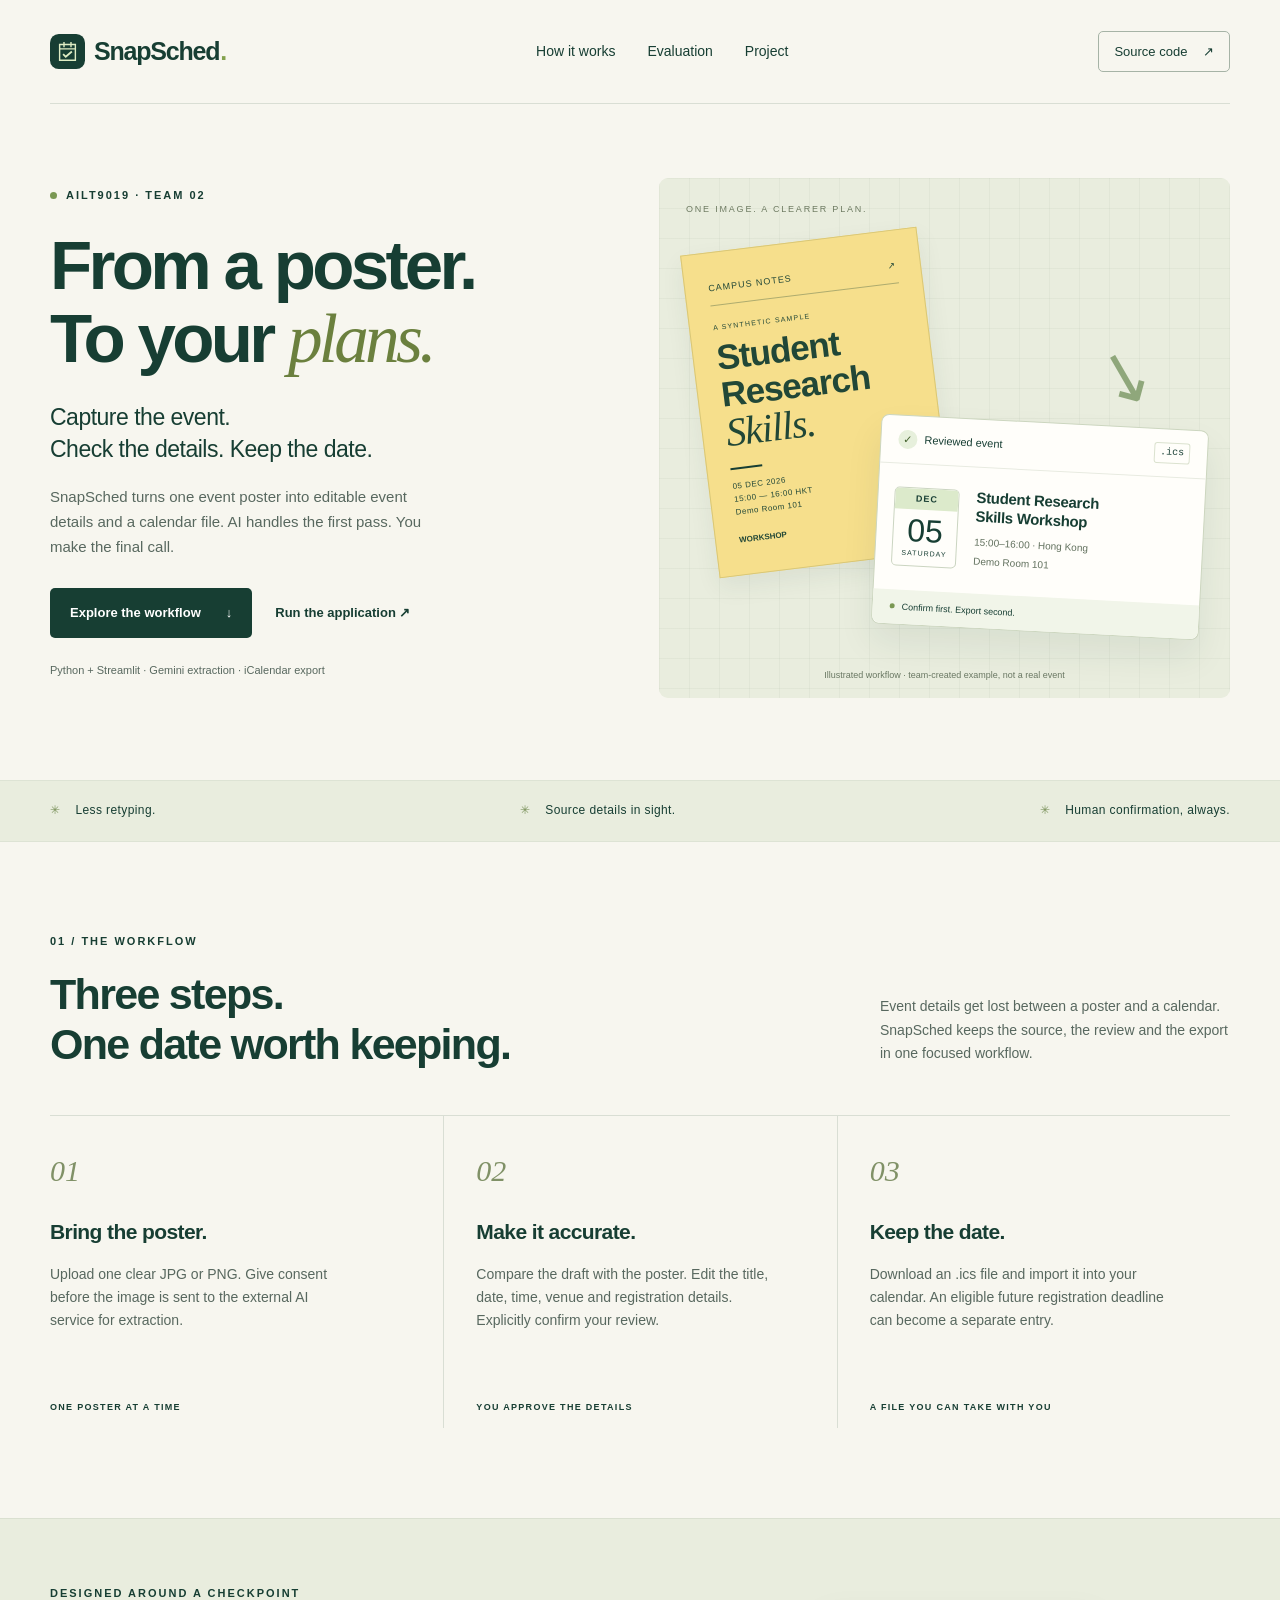
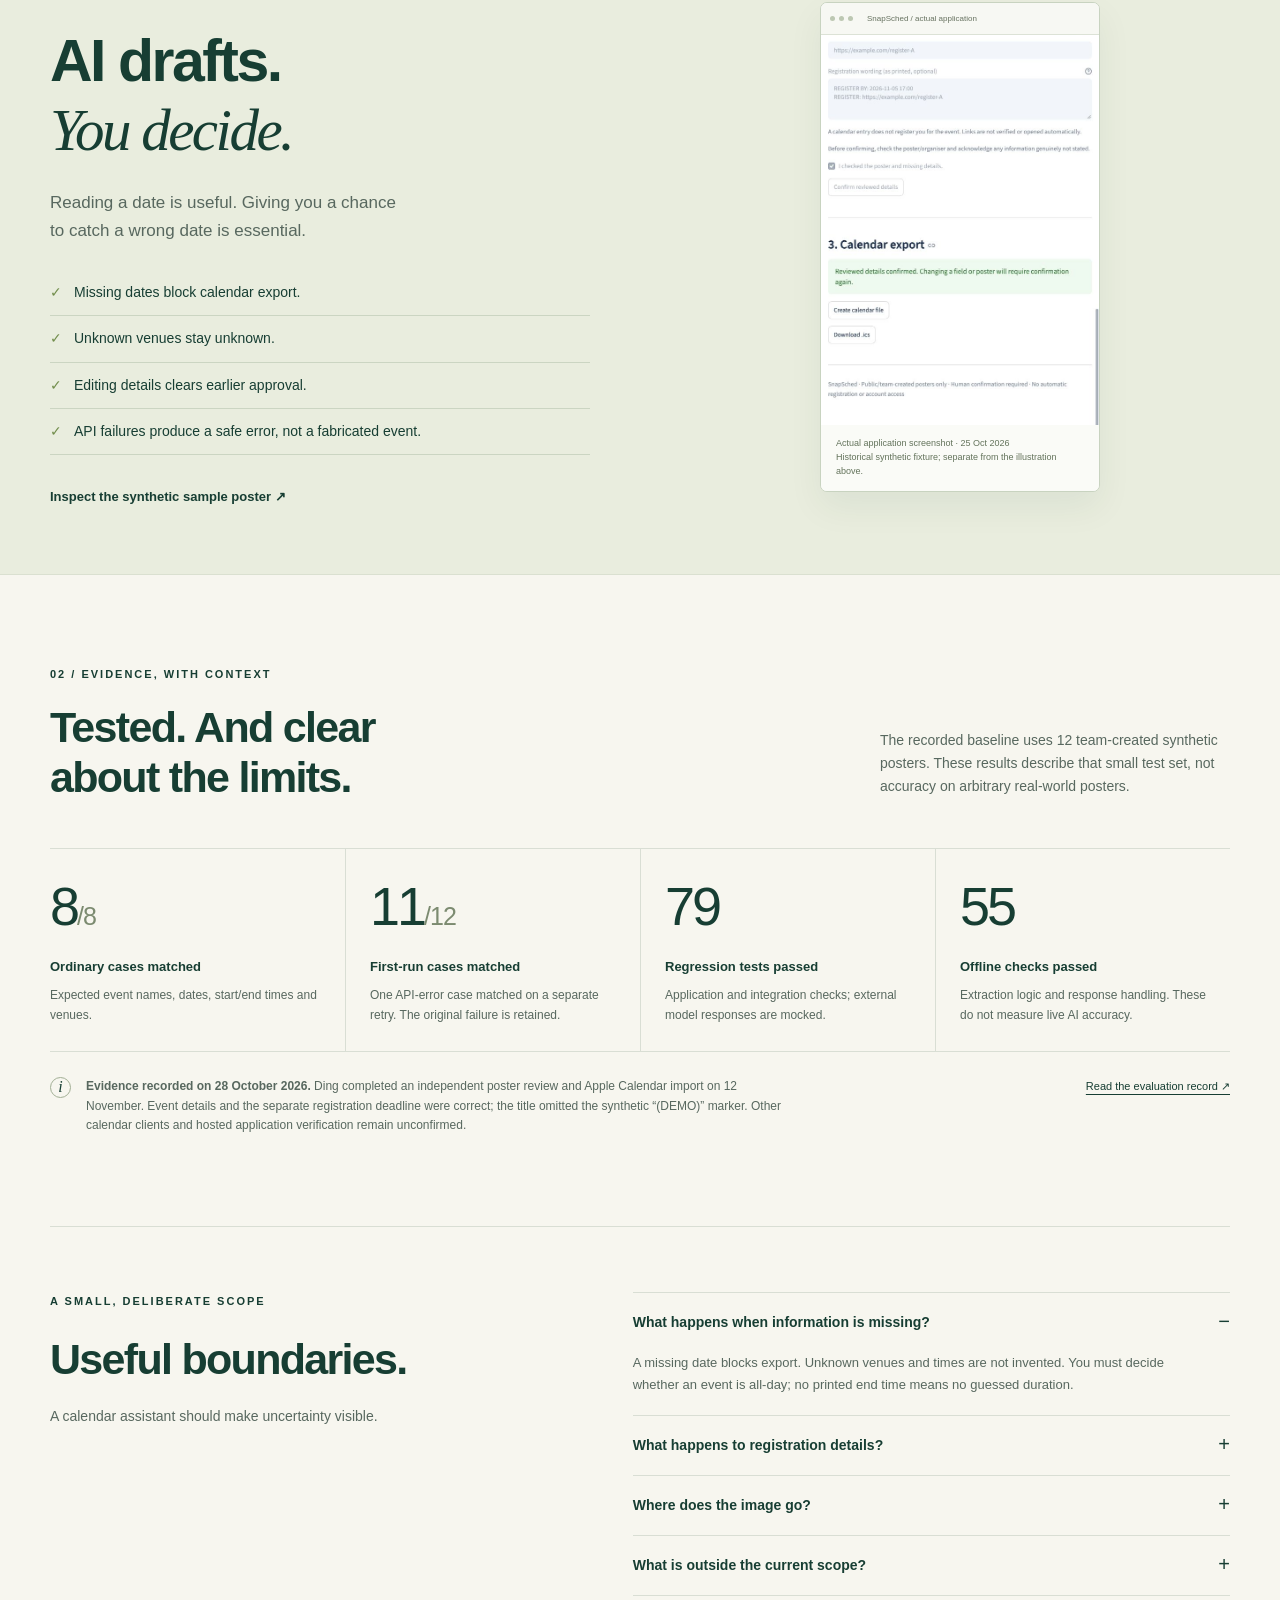
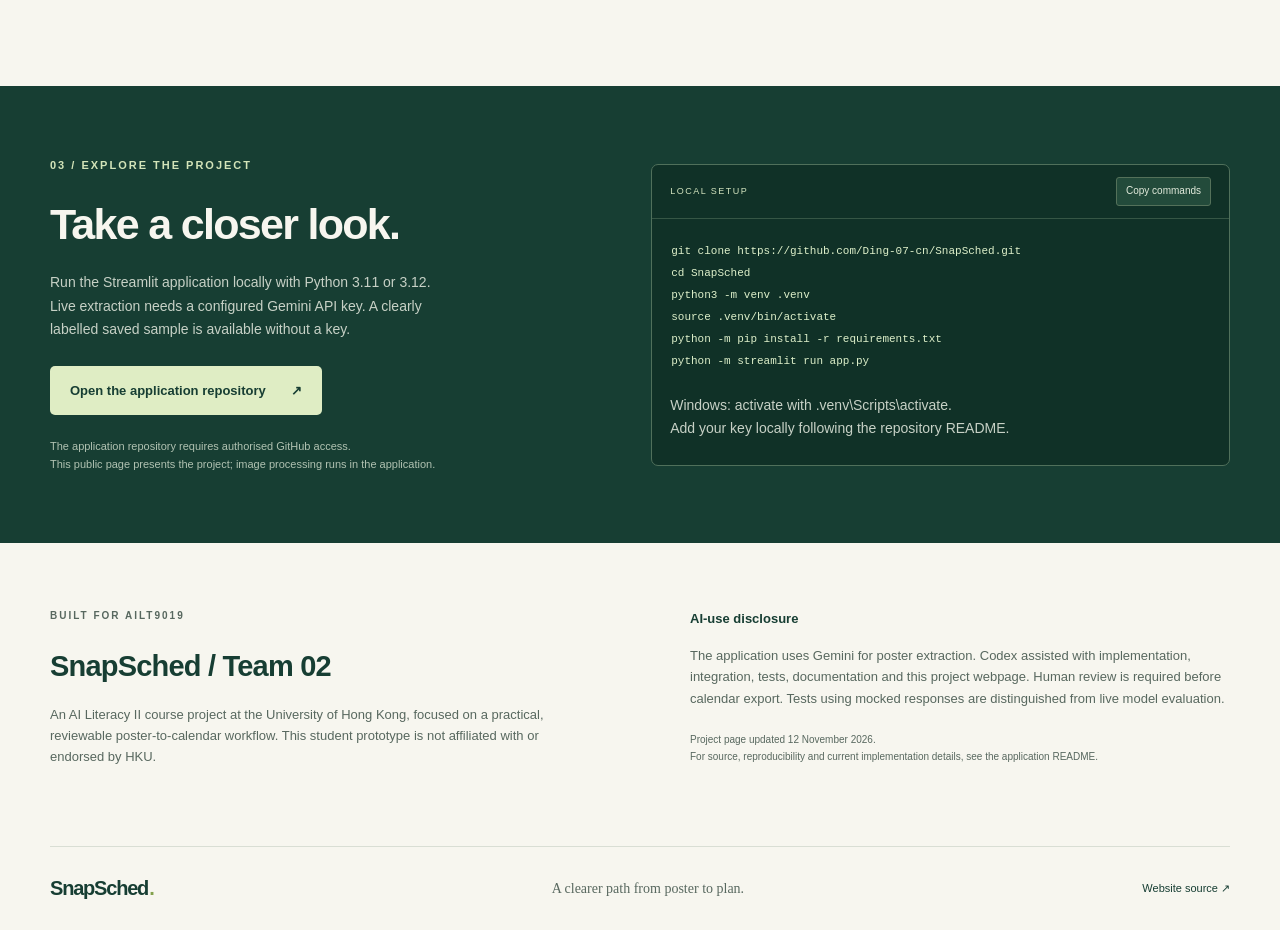
<file: index.html>
<!doctype html>
<html lang="en">
<head>
  <meta charset="utf-8">
  <meta name="viewport" content="width=device-width, initial-scale=1">
  <meta name="theme-color" content="#153d32">
  <meta name="description" content="SnapSched turns one event poster into reviewed event details and an importable calendar file. An AILT9019 Team 2 project.">
  <title>SnapSched — From poster to calendar</title>
  <link rel="icon" href="assets/icon.svg" type="image/svg+xml">
  <link rel="stylesheet" href="styles.css">
  <script src="script.js" defer></script>
</head>
<body>
  <a class="skip" href="#main">Skip to content</a>
  <header class="header wrap">
    <a class="brand" href="#" aria-label="SnapSched home"><img src="assets/icon.svg" alt="" width="35" height="35">SnapSched<span class="brand-dot">.</span></a>
    <nav aria-label="Main navigation"><a href="#workflow">How it works</a><a href="#evaluation">Evaluation</a><a href="#project">Project</a></nav>
    <a class="header-link" href="https://github.com/Ding-07-cn/SnapSched" target="_blank" rel="noopener">Source code <span aria-hidden="true">↗</span></a>
  </header>
  <main id="main">
    <section class="hero wrap" aria-labelledby="hero-title">
      <div class="hero-copy">
        <p class="eyebrow"><span class="status-dot"></span> AILT9019 · TEAM 02</p>
        <h1 id="hero-title">From a poster.<br>To your <em>plans.</em></h1>
        <p class="lead">Capture the event.<br>Check the details. Keep the date.</p>
        <p class="intro">SnapSched turns one event poster into editable event details and a calendar file. AI handles the first pass. You make the final call.</p>
        <div class="hero-actions"><a class="button primary" href="#workflow">Explore the workflow <span aria-hidden="true">↓</span></a><a class="text-link" href="#run">Run the application <span aria-hidden="true">↗</span></a></div>
        <p class="fine">Python + Streamlit · Gemini extraction · iCalendar export</p>
      </div>
      <div class="hero-art" aria-label="Illustrated synthetic example: an event poster becomes a reviewed calendar entry">
        <div class="art-grid" aria-hidden="true"></div>
        <span class="art-label">ONE IMAGE. A CLEARER PLAN.</span>
        <button class="poster-card" data-open-poster aria-label="Open the full synthetic sample poster">
          <span class="poster-top">CAMPUS NOTES <span>↗</span></span>
          <span class="poster-kicker">A SYNTHETIC SAMPLE</span>
          <span class="poster-title">Student<br>Research<br><em>Skills.</em></span>
          <span class="poster-rule"></span>
          <span class="poster-meta">05 DEC 2026<br>15:00 — 16:00 HKT<br>Demo Room 101</span>
          <span class="poster-bottom">WORKSHOP <span>+</span></span>
        </button>
        <span class="transfer" aria-hidden="true">↘</span>
        <div class="calendar-card">
          <div class="calendar-top"><span class="check-icon" aria-hidden="true">✓</span> Reviewed event <span class="file-badge">.ics</span></div>
          <div class="calendar-body"><div class="date-tile"><span>DEC</span><strong>05</strong><span>SATURDAY</span></div><div><h2>Student Research<br>Skills Workshop</h2><p>15:00–16:00 · Hong Kong</p><p>Demo Room 101</p></div></div>
          <div class="calendar-footer"><span class="status-dot"></span> Confirm first. Export second.</div>
        </div>
        <p class="art-caption">Illustrated workflow · team-created example, not a real event</p>
      </div>
    </section>
    <div class="principle"><div class="wrap"><span>Less retyping.</span><span>Source details in sight.</span><span>Human confirmation, always.</span></div></div>
    <section class="section wrap" id="workflow" aria-labelledby="workflow-title">
      <div class="section-heading"><div><p class="eyebrow">01 / THE WORKFLOW</p><h2 id="workflow-title">Three steps.<br>One date worth keeping.</h2></div><p>Event details get lost between a poster and a calendar. SnapSched keeps the source, the review and the export in one focused workflow.</p></div>
      <div class="steps">
        <article><span class="step-number">01</span><h3>Bring the poster.</h3><p>Upload one clear JPG or PNG. Give consent before the image is sent to the external AI service for extraction.</p><span class="step-note">ONE POSTER AT A TIME</span></article>
        <article><span class="step-number">02</span><h3>Make it accurate.</h3><p>Compare the draft with the poster. Edit the title, date, time, venue and registration details. Explicitly confirm your review.</p><span class="step-note">YOU APPROVE THE DETAILS</span></article>
        <article><span class="step-number">03</span><h3>Keep the date.</h3><p>Download an .ics file and import it into your calendar. An eligible future registration deadline can become a separate entry.</p><span class="step-note">A FILE YOU CAN TAKE WITH YOU</span></article>
      </div>
    </section>
    <section class="review-section" aria-labelledby="review-title"><div class="wrap review-layout">
      <div class="review-copy"><p class="eyebrow">DESIGNED AROUND A CHECKPOINT</p><h2 id="review-title">AI drafts.<br><em>You decide.</em></h2><p>Reading a date is useful. Giving you a chance to catch a wrong date is essential.</p><ul class="review-list"><li>Missing dates block calendar export.</li><li>Unknown venues stay unknown.</li><li>Editing details clears earlier approval.</li><li>API failures produce a safe error, not a fabricated event.</li></ul><button class="text-link" data-open-poster>Inspect the synthetic sample poster <span aria-hidden="true">↗</span></button></div>
      <figure class="screenshot-frame"><div class="window-strip"><i></i><i></i><i></i><span>SnapSched / actual application</span></div><img src="assets/calendar-export.png" width="630" height="984" loading="lazy" alt="Actual SnapSched interface showing a checked review acknowledgement, confirmed calendar export, and Download .ics button."><figcaption>Actual application screenshot · 25 Oct 2026<br>Historical synthetic fixture; separate from the illustration above.</figcaption></figure>
    </div></section>
    <section class="section wrap" id="evaluation" aria-labelledby="evaluation-title">
      <div class="section-heading"><div><p class="eyebrow">02 / EVIDENCE, WITH CONTEXT</p><h2 id="evaluation-title">Tested. And clear<br>about the limits.</h2></div><p>The recorded baseline uses 12 team-created synthetic posters. These results describe that small test set, not accuracy on arbitrary real-world posters.</p></div>
      <div class="results"><article><strong>8<span>/8</span></strong><h3>Ordinary cases matched</h3><p>Expected event names, dates, start/end times and venues.</p></article><article><strong>11<span>/12</span></strong><h3>First-run cases matched</h3><p>One API-error case matched on a separate retry. The original failure is retained.</p></article><article><strong>79</strong><h3>Regression tests passed</h3><p>Application and integration checks; external model responses are mocked.</p></article><article><strong>55</strong><h3>Offline checks passed</h3><p>Extraction logic and response handling. These do not measure live AI accuracy.</p></article></div>
      <div class="evidence-note"><span class="note-mark" aria-hidden="true">i</span><p><strong>Evidence recorded on 28 October 2026.</strong> Ding completed an independent poster review and Apple Calendar import on 12 November. Event details and the separate registration deadline were correct; the title omitted the synthetic “(DEMO)” marker. Other calendar clients and hosted application verification remain unconfirmed.</p><a href="https://github.com/Ding-07-cn/SnapSched/blob/main/evaluation/results/README.md" target="_blank" rel="noopener">Read the evaluation record ↗</a></div>
    </section>
    <section class="section boundaries wrap" aria-labelledby="boundaries-title"><div><p class="eyebrow">A SMALL, DELIBERATE SCOPE</p><h2 id="boundaries-title">Useful boundaries.</h2><p class="boundary-intro">A calendar assistant should make uncertainty visible.</p></div><div class="accordions"><details open><summary>What happens when information is missing?</summary><p>A missing date blocks export. Unknown venues and times are not invented. You must decide whether an event is all-day; no printed end time means no guessed duration.</p></details><details><summary>What happens to registration details?</summary><p>Future registration deadlines can become separate calendar entries. Expired deadlines do not generate reminders. Creating a calendar entry does not register you for an event. QR codes require a manual check.</p></details><details><summary>Where does the image go?</summary><p>Live extraction sends a compressed image to the Gemini API. The app does not intentionally save uploads to its own database, but provider and hosting data policies still apply. Use public or synthetic posters. Clearing the session cannot erase downloaded files or provider records.</p></details><details><summary>What is outside the current scope?</summary><p>One event per image, single-day events and Hong Kong time. No calendar account access, automatic sync, mailbox scraping or automatic registration. Calendar import and alarm behaviour depend on the client.</p></details></div></section>
    <section class="run-section" id="run" aria-labelledby="run-title"><div class="wrap run-layout"><div><p class="eyebrow">03 / EXPLORE THE PROJECT</p><h2 id="run-title">Take a closer look.</h2><p>Run the Streamlit application locally with Python 3.11 or 3.12. Live extraction needs a configured Gemini API key. A clearly labelled saved sample is available without a key.</p><a class="button light" href="https://github.com/Ding-07-cn/SnapSched" target="_blank" rel="noopener">Open the application repository <span aria-hidden="true">↗</span></a><p class="run-fine">The application repository requires authorised GitHub access.<br>This public page presents the project; image processing runs in the application.</p></div><div class="terminal"><div class="terminal-heading"><span>LOCAL SETUP</span><button id="copy-setup" type="button">Copy commands</button></div><pre><code id="setup-commands">git clone https://github.com/Ding-07-cn/SnapSched.git
cd SnapSched
python3 -m venv .venv
source .venv/bin/activate
python -m pip install -r requirements.txt
python -m streamlit run app.py</code></pre><p>Windows: activate with .venv\Scripts\activate.<br>Add your key locally following the repository README.</p><p id="copy-status" role="status" aria-live="polite"></p></div></div></section>
    <section class="project-section wrap" id="project" aria-labelledby="project-title"><div><p class="eyebrow">BUILT FOR AILT9019</p><h2 id="project-title">SnapSched / Team 02</h2><p>An AI Literacy II course project at the University of Hong Kong, focused on a practical, reviewable poster-to-calendar workflow. This student prototype is not affiliated with or endorsed by HKU.</p></div><div class="disclosure"><h3>AI-use disclosure</h3><p>The application uses Gemini for poster extraction. Codex assisted with implementation, integration, tests, documentation and this project webpage. Human review is required before calendar export. Tests using mocked responses are distinguished from live model evaluation.</p><p class="fine">Project page updated 12 November 2026.<br>For source, reproducibility and current implementation details, see the application README.</p></div></section>
  </main>
  <footer class="wrap footer"><a class="brand" href="#">SnapSched<span class="brand-dot">.</span></a><p>A clearer path from poster to plan.</p><a href="https://github.com/gejiayu202509-maker/snapsched-web" target="_blank" rel="noopener">Website source ↗</a></footer>
  <dialog id="poster-dialog" aria-labelledby="poster-dialog-title"><div class="dialog-heading"><h2 id="poster-dialog-title">Synthetic sample poster</h2><button id="close-poster" type="button" aria-label="Close sample poster">✕</button></div><p>Team-created UI fixture. This is not a real event or live AI result.</p><img src="assets/sample-poster.png" alt="Synthetic Student Research Skills Workshop poster: 5 December 2026, 15:00–16:00 HKT, Demo Room 101; register by 3 December at 18:00."></dialog>
</body>
</html>
</file>
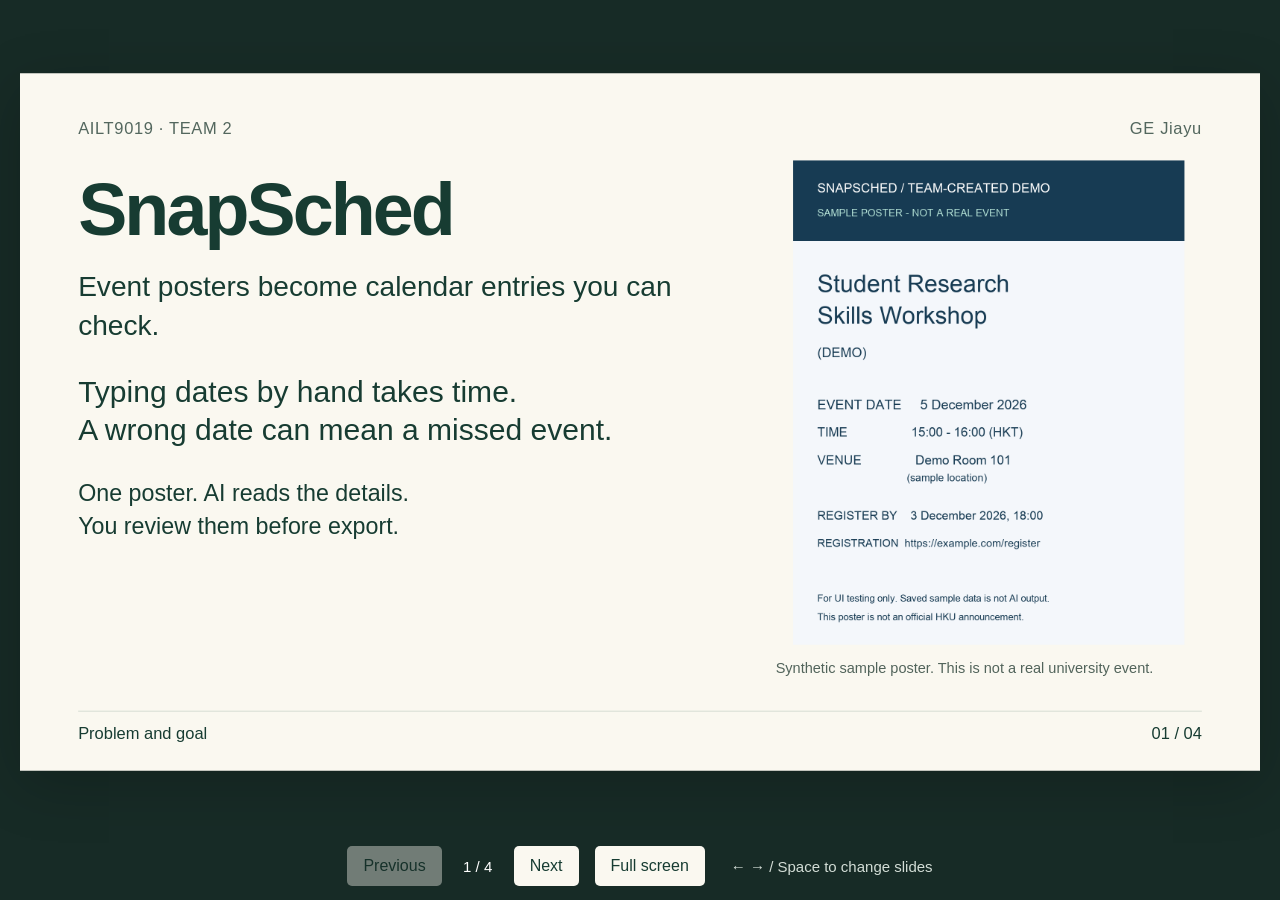
<file: presentation/index.html>
<!doctype html>
<html lang="en"><head><meta charset="utf-8"><meta name="viewport" content="width=device-width,initial-scale=1"><title>SnapSched · Team 2 presentation</title>
<style>
*{box-sizing:border-box}body{margin:0;background:#172b26;font-family:Arial,Helvetica,sans-serif;color:#173c32}main{height:100vh;display:flex;align-items:center;justify-content:center;padding:20px 20px 76px}.slide{display:none;position:relative;width:1280px;height:720px;flex-shrink:0;background:#faf8f0;padding:48px 60px;transform:scale(var(--scale,1));box-shadow:0 15px 60px #0003;overflow:hidden}.slide.active{display:block}.top{font-size:17px;color:#53675e;display:flex;justify-content:space-between;letter-spacing:.04em}h1{font-size:76px;line-height:1.02;margin:34px 0 20px;font-weight:700;letter-spacing:-3px}h2{font-size:43px;line-height:1.1;margin:28px 0 24px;letter-spacing:-1px}p,li{font-size:24px;line-height:1.4}p{margin:0 0 16px}.sub{font-size:29px;max-width:650px}.split{display:grid;grid-template-columns:1fr 440px;gap:42px}.poster{width:100%;height:500px;object-fit:contain}.caption{font-size:15px;color:#52645b;line-height:1.35;margin-top:10px}.foot{position:absolute;bottom:28px;left:60px;right:60px;border-top:1px solid #d5dcd2;padding-top:13px;display:flex;justify-content:space-between;font-size:17px}.accent{color:#9f520a}.lead{font-size:31px;line-height:1.3;margin-top:28px;max-width:570px}.workflow{display:grid;grid-template-columns:400px 1fr;gap:32px}.workflow ol{padding-left:30px;margin:0}.workflow li{padding:0 0 13px}.workflow strong{font-size:25px}.workflow li span{display:block;font-size:20px;color:#455b52}.app{width:100%;height:350px;object-fit:contain;background:#fff;border:1px solid #d5dcd2}table{width:100%;border-collapse:collapse;font-size:23px;margin-top:5px}td,th{text-align:left;padding:13px 0;border-bottom:1px solid #d5dcd2}th{font-size:18px;font-weight:400;color:#53675e}td:nth-child(2){font-weight:bold;color:#173c32;width:170px}.results{display:grid;grid-template-columns:1.15fr 1fr;gap:45px}.review{border-left:4px solid #dcb859;padding-left:25px}.review h3{font-size:26px;margin:8px 0 18px}.review p{font-size:22px}.note{font-size:19px;color:#53675e;line-height:1.4;margin-top:18px}.limits{display:grid;grid-template-columns:1fr 1fr;gap:60px}.limits h3{font-size:27px;margin:0 0 20px}.limits ul{padding-left:25px;margin:0}.limits li{font-size:24px;margin:0 0 15px}.boundary{font-size:36px;line-height:1.2;margin:12px 0 25px}.boundary small{display:block;font-size:24px;line-height:1.5;margin-top:20px}.controls{position:fixed;bottom:14px;left:0;right:0;display:flex;align-items:center;justify-content:center;gap:16px;color:white;font-size:15px}button{background:#faf8f0;border:0;color:#173c32;font-size:16px;padding:11px 16px;border-radius:5px;cursor:pointer}button:disabled{opacity:.4;cursor:default}button:focus-visible{outline:3px solid #efc969}#count{min-width:40px;text-align:center}.hint{color:#d3ddd6;margin-left:10px}a{color:inherit}@media(max-width:650px){.hint{display:none}main{padding:10px 10px 70px}.controls{gap:8px}button{font-size:14px;padding:10px}}@media print{body{background:white}main{height:auto;display:block;padding:0}.slide,.slide.active{display:block!important;transform:none;width:1280px;height:720px;box-shadow:none;break-after:page}.controls{display:none}@page{size:1280px 720px;margin:0}}
</style></head><body><main aria-label="Presentation slides">
<section class="slide active" aria-label="1. Problem and goal"><div class="top"><span>AILT9019 · TEAM 2</span><span>GE Jiayu</span></div><div class="split"><div><h1>SnapSched</h1><p class="sub">Event posters become calendar entries you can check.</p><p class="lead">Typing dates by hand takes time.<br>A wrong date can mean a missed event.</p><p style="margin-top:28px">One poster. AI reads the details.<br>You review them before export.</p></div><figure style="margin:22px 0 0"><img class="poster" src="assets/sample-poster.png" alt="Team-created Student Research Skills Workshop sample poster"><figcaption class="caption">Synthetic sample poster. This is not a real university event.</figcaption></figure></div><div class="foot"><span>Problem and goal</span><span>01 / 04</span></div></section>
<section class="slide" aria-label="2. Workflow and implementation"><div class="top"><span>SNAPSCHED · HOW IT WORKS</span><span>KUMAR Aryan</span></div><h2>Poster review and calendar export</h2><div class="workflow"><div><ol><li><strong>Upload and consent</strong><span>The user agrees to AI processing.</span></li><li><strong>AI reads the poster</strong><span>Gemini returns event details.</span></li><li><strong>Check and confirm</strong><span>The user compares and edits fields.</span></li><li><strong>Download the .ics file</strong><span>A future registration deadline gets its own entry.</span></li></ol></div><figure style="margin:0"><img class="app" src="assets/app-export.png" alt="Actual SnapSched browser screenshot showing human confirmation and calendar download"><figcaption class="caption">Actual application, 12 November 2026. Reviewed details confirmed and calendar file available to download.</figcaption></figure></div><p class="note"><strong>Our code:</strong> review steps, field validation, calendar rules and export.<br>Changing a field clears the previous approval. Gemini is an existing model.</p><div class="foot"><span>Workflow and what we built</span><span>02 / 04</span></div></section>
<section class="slide" aria-label="3. Evaluation and independent review"><div class="top"><span>SNAPSCHED · EVIDENCE</span><span>DING Siqi</span></div><h2>Tests and calendar import</h2><div class="results"><div><table><thead><tr><th>CHECK</th><th>RESULT</th></tr></thead><tbody><tr><td>Ordinary synthetic posters</td><td>8 / 8</td></tr><tr><td>All posters, first run</td><td>11 / 12</td></tr><tr><td>Code tests</td><td>79 passed</td></tr><tr><td>Offline checks</td><td>55 passed</td></tr></tbody></table><p class="note">One AI request failed. A separate retry passed.<br>Code tests and offline checks do not measure live AI accuracy.</p></div><div class="review"><h3>Ding's independent review</h3><p>Poster outputs reviewed.<br>One Apple Calendar import checked.</p><p><strong>Event</strong><br>5 Dec 2026, 15:00–16:00 HKT<br>Demo Room 101</p><p><strong>Registration deadline</strong><br>3 Dec 2026, 18:00 HKT<br>Separate entry with a display alarm</p><p class="caption">Review and import logs, 12 November 2026.<br>Minor difference: the title omitted “(DEMO)”.</p></div></div><div class="foot"><span>Live poster evaluation: 28 Oct · Independent review: 12 Nov</span><span>03 / 04</span></div></section>
<section class="slide" aria-label="4. Boundaries and limitations"><div class="top"><span>SNAPSCHED · LIMITS AND AI USE</span><span>ZHANG Yuening</span></div><h2>Required fields and current limits</h2><div class="limits"><div><h3>Missing event date</h3><p class="boundary">Export stays blocked.<small>The user must supply and check the date before confirming the details.</small></p><p>We use public or sample posters.<br>The user consents before AI processing.</p></div><div><h3>Current scope</h3><ul><li>One event per image</li><li>Hong Kong time</li><li>A small synthetic test set</li><li>One calendar client checked</li><li>No sign-up or calendar account access</li></ul></div></div><p class="note" style="margin-top:26px">Gemini reads the poster. Codex assisted with code, tests and writing.<br>Broader poster testing and more calendar clients remain future work.</p><div class="foot"><span>Thank you · SnapSched / Team 2</span><span>04 / 04</span></div></section>
</main><nav class="controls" aria-label="Slide controls"><button id="prev" type="button" aria-label="Previous slide">Previous</button><span id="count" aria-live="polite">1 / 4</span><button id="next" type="button" aria-label="Next slide">Next</button><button id="full" type="button">Full screen</button><span class="hint">← → / Space to change slides</span></nav><script>
const slides=[...document.querySelectorAll('.slide')];let current=0;const prev=document.querySelector('#prev'),next=document.querySelector('#next');function fit(){document.documentElement.style.setProperty('--scale',Math.min((innerWidth-40)/1280,(innerHeight-96)/720,1.4))}function show(n){current=Math.max(0,Math.min(slides.length-1,n));slides.forEach((s,i)=>{s.classList.toggle('active',i===current);s.setAttribute('aria-hidden',i!==current)});document.querySelector('#count').textContent=`${current+1} / ${slides.length}`;prev.disabled=current===0;next.disabled=current===slides.length-1;history.replaceState(null,'','#'+(current+1))}prev.onclick=()=>show(current-1);next.onclick=()=>show(current+1);document.querySelector('#full').onclick=async()=>{try{if(document.fullscreenElement)await document.exitFullscreen();else await document.documentElement.requestFullscreen()}catch(e){document.querySelector('#full').textContent='Use browser full screen'}};addEventListener('keydown',e=>{if(['ArrowRight','PageDown',' '].includes(e.key)){e.preventDefault();show(current+1)}if(['ArrowLeft','PageUp'].includes(e.key)){e.preventDefault();show(current-1)}if(e.key==='Home')show(0);if(e.key==='End')show(slides.length-1)});addEventListener('resize',fit);fit();show((parseInt(location.hash.slice(1))||1)-1);
</script></body></html>
</file>
<file: styles.css>
:root{--ink:#173e33;--muted:#58685f;--paper:#f7f6ef;--line:#d9ded4;--lime:#d5ebad;--serif:Georgia,'Times New Roman',serif}*{box-sizing:border-box}html{scroll-behavior:smooth;scroll-padding-top:28px}body{margin:0;color:var(--ink);background:var(--paper);font-size:16px;font-family:-apple-system,BlinkMacSystemFont,'Segoe UI',sans-serif;line-height:1.65}a{color:inherit;text-decoration:none}button{font:inherit;color:inherit;cursor:pointer}img{max-width:100%;height:auto;display:block}button,a{-webkit-tap-highlight-color:transparent}a:focus-visible,button:focus-visible,summary:focus-visible{outline:3px solid #b07527;outline-offset:5px}button:disabled{cursor:default}.wrap{width:min(1180px,calc(100% - 80px));margin-inline:auto}.skip{position:absolute;top:-80px;background:var(--ink);color:white;padding:10px;z-index:10}.skip:focus{top:10px}.header{height:104px;display:flex;align-items:center;justify-content:space-between;border-bottom:1px solid var(--line)}.brand{font-weight:750;font-size:25px;letter-spacing:-1.2px;display:flex;align-items:center;gap:9px}.brand-dot{color:#83a14d;margin-left:-8px}.header nav{display:flex;gap:32px;font-size:14px}.header nav a:hover,.text-link:hover{color:#597c39}.header-link{font-size:13px;border:1px solid #a6b3a6;padding:9px 15px;border-radius:5px}.header-link span{margin-left:12px}.hero{display:grid;grid-template-columns:1fr 1fr;gap:38px;padding-block:74px 82px;align-items:center}.eyebrow{font-size:11px;font-weight:700;letter-spacing:2px;margin:0 0 25px;display:flex;align-items:center;gap:9px}.status-dot{display:inline-block;width:7px;height:7px;background:#7a9853;border-radius:100%;flex-shrink:0}h1,h2,h3,p{margin-top:0}h1{font-size:clamp(52px,5.4vw,76px);line-height:1.06;letter-spacing:-3.7px;font-weight:550;margin-bottom:25px}em{font-family:var(--serif);font-weight:400}h1 em{color:#6b803e}.lead{font-size:23px;line-height:1.4;letter-spacing:-.5px;margin-bottom:20px}.intro{font-size:15px;max-width:390px;color:var(--muted);margin-bottom:29px}.hero-actions{display:flex;align-items:center;gap:23px;flex-wrap:wrap}.button{display:inline-flex;align-items:center;gap:25px;padding:13px 19px;border-radius:5px;font-size:13px;font-weight:600;border:1px solid transparent;transition:transform .16s,background .16s}.button:hover{transform:translateY(-2px)}.primary{background:var(--ink);color:#fff}.primary:hover{background:#2c5747}.text-link{font-size:13px;font-weight:600;background:none;border:0;padding:0}.fine{color:var(--muted);font-size:11px;margin-top:23px}.hero-art{height:520px;position:relative;background:#e9edde;border-radius:9px;overflow:hidden}.art-grid{position:absolute;inset:0;background-image:linear-gradient(#71846910 1px,transparent 1px),linear-gradient(90deg,#71846910 1px,transparent 1px);background-size:30px 30px}.art-label{position:absolute;top:24px;left:27px;font-size:9px;letter-spacing:1.8px;color:#6d7a61}.poster-card{position:absolute;left:40px;top:62px;width:238px;height:325px;transform:rotate(-7deg);background:#f6df8c;color:#214737;padding:20px 23px;text-align:left;border:1px solid #d9c777;box-shadow:0 10px 25px #24433013;transition:transform .2s}.poster-card:hover{transform:rotate(-4deg) translateY(-3px)}.poster-top{display:flex;justify-content:space-between;font-size:9px;letter-spacing:1px;border-bottom:1px solid #264b3859;padding-bottom:9px}.poster-kicker{display:block;font-size:7px;letter-spacing:1.2px;margin-block:16px 7px}.poster-title{display:block;font-size:35px;line-height:1.04;font-weight:650;letter-spacing:-1px}.poster-title em{font-size:40px}.poster-rule{display:block;width:32px;height:2px;background:var(--ink);margin-block:14px 10px}.poster-meta{font-size:8px;line-height:1.65;display:block;letter-spacing:.5px}.poster-bottom{display:flex;justify-content:space-between;margin-top:15px;font-size:8px;font-weight:600}.transfer{position:absolute;right:75px;top:140px;font-size:70px;font-family:var(--serif);color:#8fa77b;transform:rotate(15deg)}.calendar-card{position:absolute;bottom:66px;right:26px;width:328px;background:#fffefa;border:1px solid #ccd6bf;border-radius:8px;box-shadow:0 18px 35px #173e3314;transform:rotate(3deg)}.calendar-top{display:flex;align-items:center;gap:7px;padding:13px 17px;border-bottom:1px solid #e8ebe1;font-size:11px}.check-icon{background:#e7f0dc;color:#45632f;border-radius:100%;display:inline-grid;place-items:center;width:19px;height:19px;font-size:11px}.file-badge{margin-left:auto;border:1px solid #dbe2cf;border-radius:3px;padding:1px 5px;font-family:monospace;font-size:10px}.calendar-body{padding:20px 16px;display:flex;gap:17px;align-items:center}.date-tile{width:65px;flex-shrink:0;text-align:center;border:1px solid #cbd5c1;border-radius:5px;overflow:hidden;line-height:1.2;padding-bottom:7px}.date-tile span{display:block;font-size:7px;letter-spacing:1px}.date-tile span:first-child{background:#dceacb;padding:5px;margin-bottom:2px;font-size:9px;font-weight:700}.date-tile strong{display:block;font-size:32px;font-weight:500}.calendar-body h2{font-size:15px;line-height:1.3;letter-spacing:-.3px;margin:0 0 8px}.calendar-body p{font-size:10px;margin:3px 0;color:#62715e}.calendar-footer{padding:10px 17px;background:#f1f5e9;font-size:9px;display:flex;align-items:center;gap:7px;border-radius:0 0 8px 8px}.calendar-footer .status-dot{width:5px;height:5px}.art-caption{position:absolute;bottom:15px;margin:0;left:0;right:0;text-align:center;font-size:9px;color:#6a7863}.principle{background:#e9edde;border-block:1px solid #dde3d4}.principle .wrap{display:flex;justify-content:space-between;padding-block:20px;font-size:12px;letter-spacing:.4px}.principle span:before{content:'✳';margin-right:15px;color:#7e945e}.section{padding-block:90px}.section-heading{display:flex;justify-content:space-between;gap:70px;align-items:flex-end;margin-bottom:45px}.section-heading .eyebrow{margin-bottom:20px}h2{font-size:43px;line-height:1.16;letter-spacing:-1.7px;font-weight:550;margin-bottom:0}.section-heading>p{max-width:350px;font-size:14px;color:var(--muted);margin:0 0 5px}.steps{display:grid;grid-template-columns:repeat(3,1fr);border-top:1px solid var(--line)}.steps article{padding:30px 30px 10px 0}.steps article+article{border-left:1px solid var(--line);padding-left:32px}.step-number{font-family:var(--serif);font-style:italic;font-size:30px;color:#809167}.steps h3{font-size:21px;font-weight:600;letter-spacing:-.6px;margin:20px 0 13px}.steps p{font-size:14px;color:var(--muted);min-height:115px;max-width:295px}.step-note{font-size:9px;letter-spacing:1.3px;font-weight:600}.review-section{background:#e9edde;border-block:1px solid #dae0d0}.review-layout{display:grid;grid-template-columns:1fr 1fr;gap:100px;align-items:center;padding-block:65px}.review-copy h2{font-size:59px;letter-spacing:-2.5px;margin-bottom:25px}.review-copy>p:not(.eyebrow){font-size:17px;max-width:360px;color:var(--muted)}.review-list{list-style:none;padding:0;margin-block:25px 28px;font-size:14px}.review-list li{border-bottom:1px solid #cbd5c2;padding:11px 0;display:flex;gap:12px}.review-list li:before{content:'✓';color:#718d4b}.screenshot-frame{margin:0 auto;width:280px;overflow:hidden;box-shadow:0 15px 35px #173e3310;border-radius:7px;border:1px solid #c8d3c0;background:#fff}.window-strip{display:flex;gap:4px;align-items:center;background:#f7f8f3;border-bottom:1px solid #dce2d6;padding:9px}.window-strip i{width:5px;height:5px;border-radius:50%;background:#bdc8b3}.window-strip span{font-size:8px;margin-left:10px;color:#677260}.screenshot-frame>img{width:100%;height:390px;object-fit:cover;object-position:center 46%}.screenshot-frame figcaption{font-size:9px;line-height:1.55;padding:12px 15px;color:#63735b;background:#fafbf7}.results{display:grid;grid-template-columns:repeat(4,1fr);border-block:1px solid var(--line)}.results article{padding:25px 24px 25px 0}.results article+article{border-left:1px solid var(--line);padding-left:24px}.results strong{font-size:54px;letter-spacing:-3px;line-height:1.2;font-weight:450}.results strong span{font-size:25px;letter-spacing:-1px;color:#7c8b70}.results h3{font-size:13px;margin:17px 0 9px;font-weight:650}.results p{font-size:12px;color:var(--muted);margin:0}.evidence-note{display:flex;align-items:flex-start;gap:15px;margin-top:25px}.note-mark{font:italic 16px var(--serif);border:1px solid #a2af95;border-radius:50%;width:21px;height:21px;display:grid;place-items:center;flex-shrink:0}.evidence-note p{font-size:12px;color:var(--muted);max-width:700px;margin:0}.evidence-note a{font-size:11px;text-decoration:underline;text-underline-offset:4px;margin-left:auto;max-width:155px;flex-shrink:0}.boundaries{display:grid;grid-template-columns:1fr 1.2fr;gap:85px;border-top:1px solid var(--line);padding-top:65px}.boundary-intro{font-size:14px;color:var(--muted);margin-top:20px}.accordions details{border-bottom:1px solid var(--line)}.accordions details:first-child{border-top:1px solid var(--line)}summary{padding:18px 24px 18px 0;font-size:14px;font-weight:600;cursor:pointer;position:relative;list-style:none}summary::-webkit-details-marker{display:none}summary:after{content:'+';position:absolute;right:0;font-weight:400;font-size:20px;top:12px}details[open] summary:after{content:'−'}.accordions p{font-size:13px;color:var(--muted);margin:0 25px 20px 0}.run-section{background:#173e33;color:#f7f6ef;padding-block:70px}.run-layout{display:grid;grid-template-columns:1fr 1.1fr;gap:75px;align-items:center}.run-section .eyebrow{color:#d3e4b9}.run-layout>div>p:not(.eyebrow){max-width:400px;font-size:14px;color:#c7d1c6;margin-block:22px 25px}.light{background:#dfedc4;color:var(--ink)}.run-layout .run-fine{font-size:11px!important;color:#b1c2b2!important;margin-bottom:0!important}.terminal{border:1px solid #50705b;background:#103127;border-radius:7px;overflow:hidden}.terminal-heading{display:flex;justify-content:space-between;align-items:center;padding:12px 18px;border-bottom:1px solid #365645;font-size:9px;letter-spacing:1.5px;color:#d2e3be}.terminal-heading button{font-size:10px;letter-spacing:0;background:#234b3b;border:1px solid #54715a;border-radius:3px;padding:5px 9px;color:#e3ebdc}.terminal pre{font-size:11px;line-height:2;overflow-x:auto;padding:10px 19px 0;color:#def0ca;tab-size:2}.terminal>p{font-size:10px;color:#acbfae;margin:18px}.terminal #copy-status:empty{display:none}.project-section{padding-block:65px;display:grid;grid-template-columns:1fr 1fr;gap:100px}.project-section h2{font-size:29px;letter-spacing:-.8px;margin-bottom:20px}.project-section p{font-size:13px;color:var(--muted)}.project-section .eyebrow{font-size:10px}.disclosure h3{font-size:13px;font-weight:650;margin-bottom:15px}.disclosure .fine{font-size:10px}.footer{display:flex;align-items:center;justify-content:space-between;border-top:1px solid var(--line);padding-block:25px}.footer .brand{font-size:20px}.footer p{font-family:var(--serif);font-size:14px;color:var(--muted);margin:0}.footer>a:last-child{font-size:11px}dialog{border:1px solid #ced8c4;border-radius:10px;padding:22px;width:min(650px,calc(100% - 32px));max-height:90vh;color:var(--ink);background:var(--paper)}dialog::backdrop{background:#09261ee0;backdrop-filter:blur(4px)}.dialog-heading{display:flex;justify-content:space-between;gap:20px;align-items:center}.dialog-heading h2{font-size:21px;letter-spacing:-.5px}.dialog-heading button{border:1px solid var(--line);background:transparent;border-radius:4px;width:34px;height:34px}dialog p{font-size:12px;color:var(--muted);margin-top:12px}dialog img{border-radius:4px}
@media(min-width:1450px){.hero{padding-block:95px 100px}.hero-art{height:550px}.poster-card{left:50px;top:70px}.calendar-card{bottom:80px}}
@media(max-width:1000px){.wrap{width:calc(100% - 48px)}.hero{gap:20px;padding-block:55px}h1{font-size:59px;letter-spacing:-3px}.hero-art{height:480px}.poster-card{left:25px;width:218px}.calendar-card{width:290px;right:16px;bottom:58px}.calendar-body{gap:12px;padding:17px 13px}.calendar-body h2{font-size:13px}.transfer{right:35px}.section-heading{gap:35px}.review-layout{gap:45px}.run-layout{gap:35px}.terminal pre{font-size:10px}.project-section{gap:55px}.steps p{min-height:145px}.results strong{font-size:47px}.results article{padding-right:17px}.results article+article{padding-left:17px}}
@media(max-width:700px){.wrap{width:calc(100% - 40px)}.header{height:78px}.brand{font-size:23px}.brand img{width:30px;height:30px}.header nav{gap:18px;font-size:12px}.header nav a:last-child{display:none}.header-link{display:none}.hero{grid-template-columns:1fr;padding-block:43px 35px;gap:35px}.hero .eyebrow{margin-bottom:22px}h1{font-size:61px;letter-spacing:-3.2px;line-height:1.03}.lead{font-size:21px}.intro{font-size:14px;max-width:100%}.hero-actions{gap:17px}.hero-art{height:460px;max-width:500px;width:100%;margin:auto}.poster-card{top:60px;left:35px;width:223px;height:308px}.calendar-card{width:280px;right:19px;bottom:50px}.art-label{font-size:8px}.art-caption{font-size:8px;bottom:13px}.poster-title{font-size:32px}.poster-title em{font-size:36px}.poster-bottom{margin-top:11px}.transfer{top:110px;right:26px}.principle .wrap{font-size:10px;gap:14px;justify-content:center;text-align:center}.principle span:before{display:block;margin:0 0 5px}.section{padding-block:55px}.section-heading{display:block;margin-bottom:30px}.section-heading>p{max-width:100%;margin-top:23px;font-size:13px}h2{font-size:36px;letter-spacing:-1.3px}.eyebrow{font-size:10px;letter-spacing:1.7px}.steps{grid-template-columns:1fr}.steps article{padding:21px 0!important;border-left:0!important;border-bottom:1px solid var(--line);position:relative;padding-left:55px!important}.step-number{position:absolute;left:0;top:24px;font-size:27px}.steps h3{margin:5px 0 10px;font-size:20px}.steps p{min-height:0;max-width:100%;font-size:13px;margin-bottom:18px}.step-note{font-size:8px}.review-layout{grid-template-columns:1fr;gap:35px;padding-block:48px}.review-copy h2{font-size:48px}.review-copy>p:not(.eyebrow){font-size:15px}.review-list{font-size:13px}.screenshot-frame{width:290px;max-width:100%}.results{grid-template-columns:1fr 1fr}.results article{padding:23px 17px!important;border-left:0!important}.results article:nth-child(even){border-left:1px solid var(--line)!important}.results article:nth-child(n+3){border-top:1px solid var(--line)}.results strong{font-size:48px}.results h3{font-size:12px}.results p{font-size:11px}.evidence-note{flex-wrap:wrap;gap:10px}.evidence-note p{flex:1;font-size:11px}.evidence-note a{margin-left:31px;max-width:none;font-size:11px}.boundaries{display:block;padding-top:45px}.accordions{margin-top:26px}summary{font-size:13px}.run-section{padding-block:50px}.run-layout{grid-template-columns:1fr;gap:30px}.run-section h2{font-size:36px}.run-layout>div>p:not(.eyebrow){max-width:100%;font-size:13px}.terminal pre{font-size:10px}.terminal-heading{padding:12px}.terminal>p{font-size:10px}.project-section{grid-template-columns:1fr;gap:22px;padding-block:45px}.project-section h2{font-size:27px}.project-section p{font-size:12px}.footer{flex-wrap:wrap;gap:15px}.footer p{display:none}.footer>a:last-child{font-size:10px}}
@media(prefers-reduced-motion:reduce){html{scroll-behavior:auto}.button,.poster-card{transition:none}}
</file>
